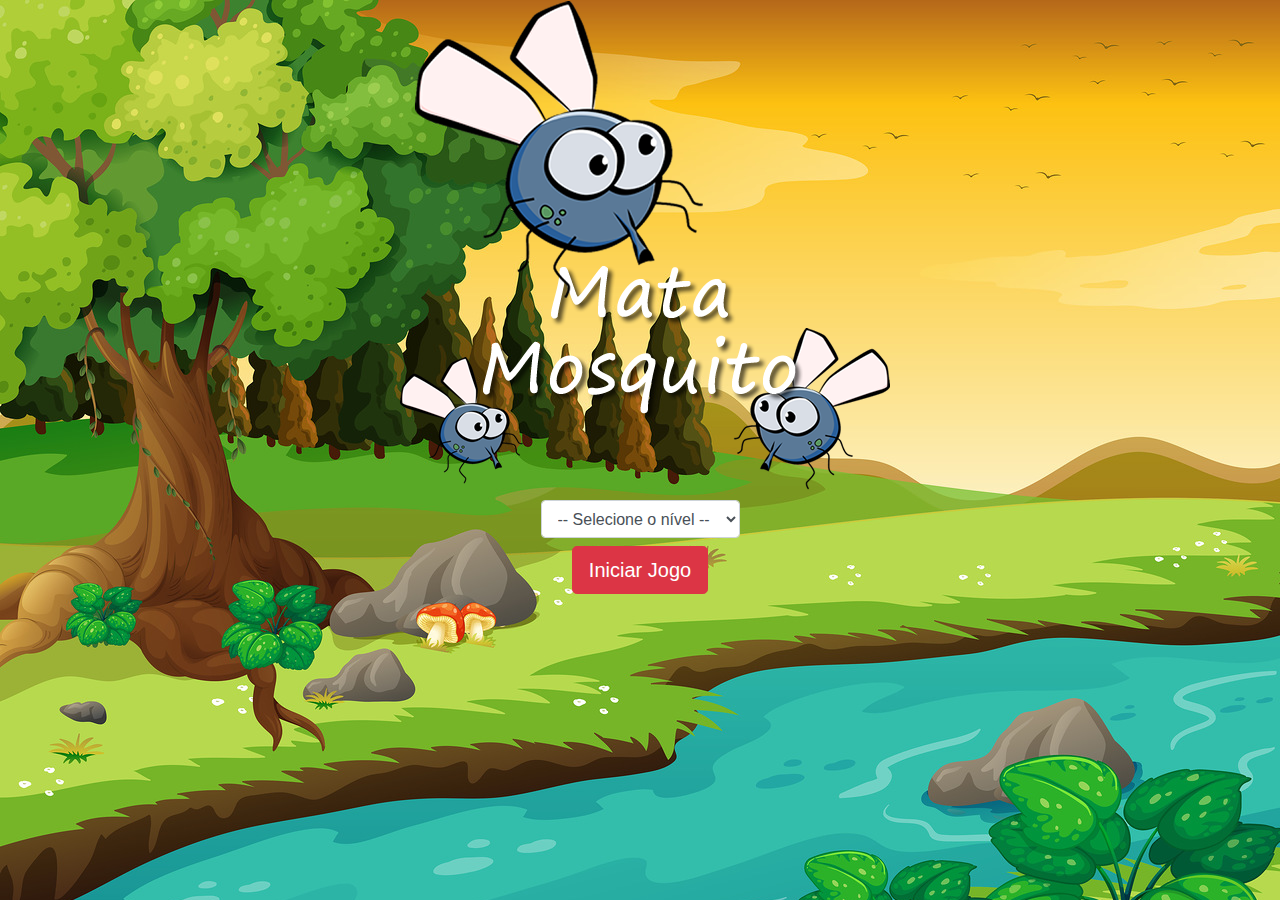
<file: index.html>
<!DOCTYPE html>
<html lang="pt-BR">
<head>
    <meta charset="UTF-8">
    <meta name="viewport" content="width=device-width, initial-scale=1.0">
    <title>Home</title>

    <link href="https://stackpath.bootstrapcdn.com/bootstrap/4.4.1/css/bootstrap.min.css" rel="stylesheet" integrity="sha384-Vkoo8x4CGsO3+Hhxv8T/Q5PaXtkKtu6ug5TOeNV6gBiFeWPGFN9MuhOf23Q9Ifjh" crossorigin="anonymous">
    
    <link rel="stylesheet" href="estilo.css">

    <script>
        function iniciarJogo() {
            var nivel = document.getElementById('nivel').value;

            if(nivel === '') {
                alert('Selecione um nível para iniciar o jogo');
                return false;
            }

            window.location.href = "app.html?" + nivel;
        }
    </script>

</head>
<body>

    <div class="container">
        <div class="row">
            <div class="col">
                <div class="d-flex justify-content-center">
                    <img src="imagens/game.png" alt="">
                </div>
            </div>
        </div>

        <div class="row">
            <div class="col">
                <div class="d-flex justify-content-center">
                    <div class="mb-2">
                        <select class="form-control" id="nivel">
                            <option value="">-- Selecione o nível --</option>
                            <option value="normal">Normal</option>
                            <option value="dificil">Difícil</option>
                            <option value="chucknorris">Chuck Norris</option>
                        </select>
                    </div>
                </div>
            </div>
        </div>

        <div class="row">
            <div class="col">
                <div class="d-flex justify-content-center">
                    <button type="button" class="btn btn-danger btn-lg" onclick="iniciarJogo()">Iniciar Jogo</button>
                </div>
            </div>
        </div>

    </div>
    
</body>
</html>
</file>
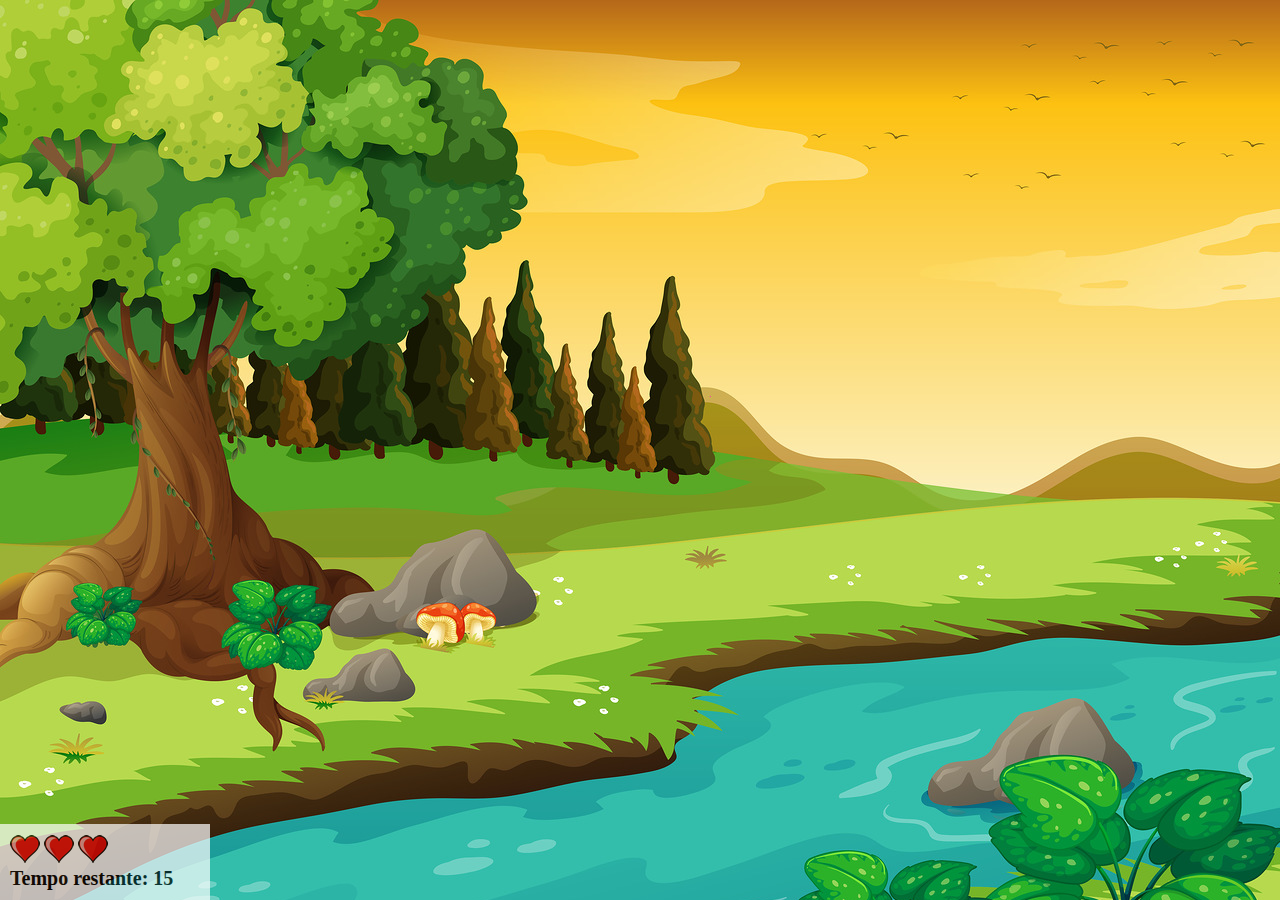
<file: app.html>
<!DOCTYPE html>
<html>

<head>
  <meta charset="utf-8">
  <title>App Game Mata Mosquito</title>

  <link rel="stylesheet" href="estilo.css">
  <script src="jogo.js"></script>

</head>

<body onresize="ajustaTamanhoPalcoJogo()">

  <div class="painel">

    <div class="vidas">
      <img id="v1" src="imagens/coracao_cheio.png">
      <img id="v2" src="imagens/coracao_cheio.png">
      <img id="v3" src="imagens/coracao_cheio.png">
    </div>

    <div class="cronometro">Tempo restante: <span id="cronometro"></span></div>

  </div>

  <script>

    document.getElementById('cronometro').innerHTML = tempo;
    
    var criaMosquito = setInterval(function() {
       posicaoRamdomica();
    }, criaMosquitoTempo);

  </script>

</body>

</html>
</file>
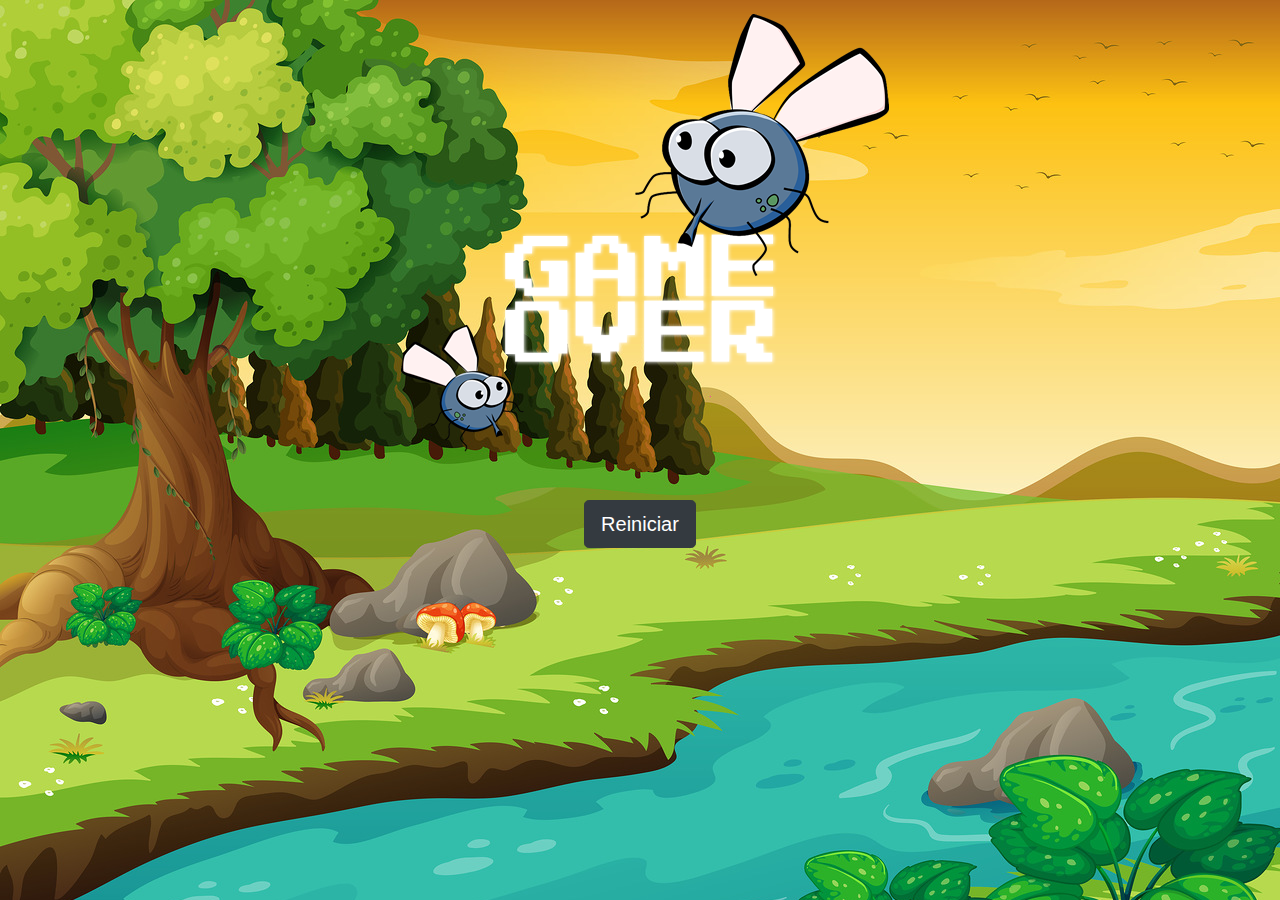
<file: fim_de_jogo.html>
<!DOCTYPE html>
<html lang="pt-BR">
<head>
    <meta charset="UTF-8">
    <meta name="viewport" content="width=device-width, initial-scale=1.0">
    <title>Game Over</title>

    <link href="https://stackpath.bootstrapcdn.com/bootstrap/4.4.1/css/bootstrap.min.css" rel="stylesheet" integrity="sha384-Vkoo8x4CGsO3+Hhxv8T/Q5PaXtkKtu6ug5TOeNV6gBiFeWPGFN9MuhOf23Q9Ifjh" crossorigin="anonymous">
    
    <link rel="stylesheet" href="estilo.css">

</head>
<body>

    <div class="container">
        <div class="row">
            <div class="col">
                <div class="d-flex justify-content-center">
                    <img src="imagens/game_over.png" alt="">
                </div>
            </div>
        </div>

        <div class="row">
            <div class="col">
                <div class="d-flex justify-content-center">
                    <button type="button" class="btn btn-dark btn-lg" onclick="window.location.href = ' index.html '">Reiniciar</button>
                </div>
            </div>
        </div>

    </div>
    
</body>
</html>
</file>
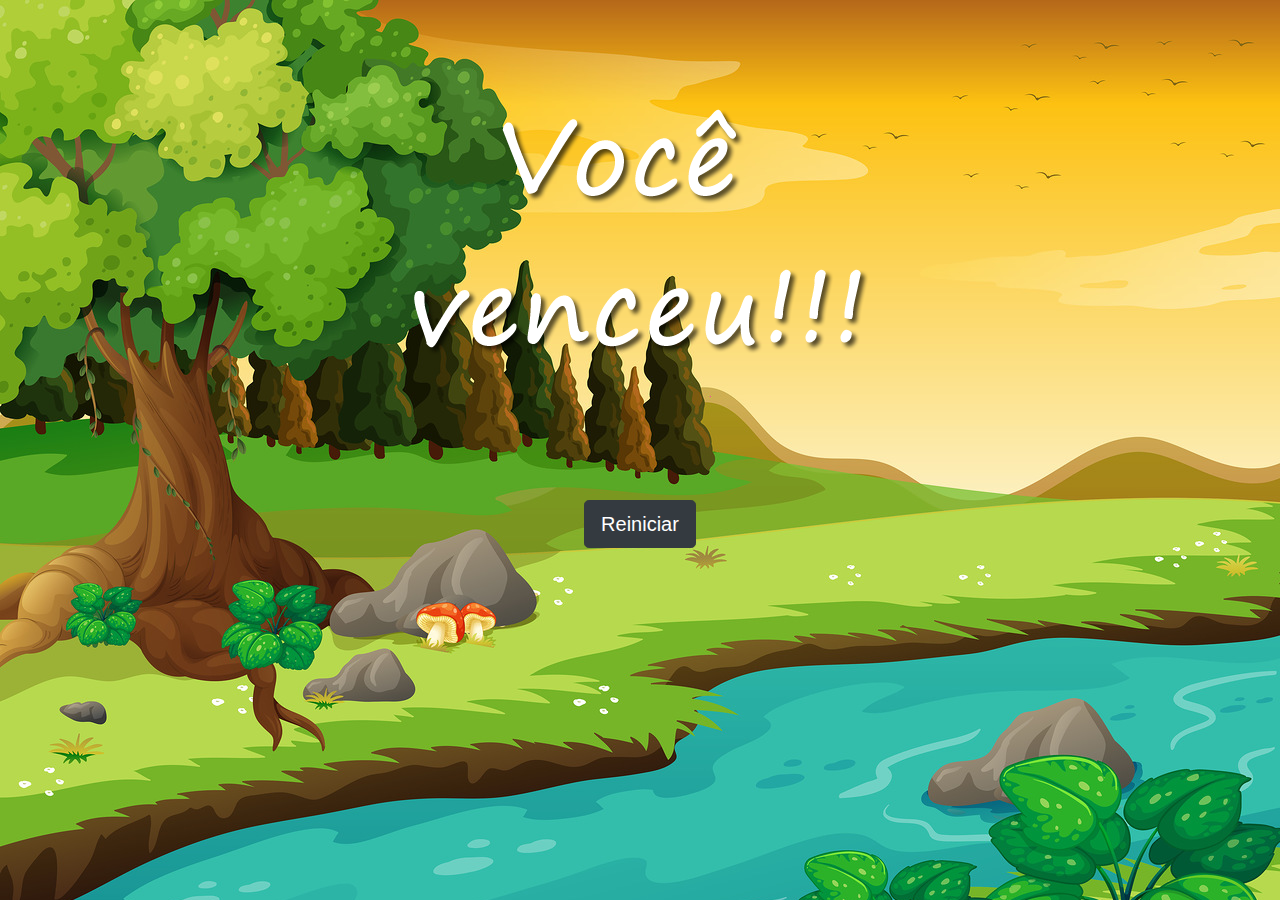
<file: vitoria.html>
<!DOCTYPE html>
<html lang="pt-BR">
<head>
    <meta charset="UTF-8">
    <meta name="viewport" content="width=device-width, initial-scale=1.0">
    <title>Vitória</title>

    <link href="https://stackpath.bootstrapcdn.com/bootstrap/4.4.1/css/bootstrap.min.css" rel="stylesheet" integrity="sha384-Vkoo8x4CGsO3+Hhxv8T/Q5PaXtkKtu6ug5TOeNV6gBiFeWPGFN9MuhOf23Q9Ifjh" crossorigin="anonymous">
    
    <link rel="stylesheet" href="estilo.css">

</head>
<body>

    <div class="container">
        <div class="row">
            <div class="col">
                <div class="d-flex justify-content-center">
                    <img src="imagens/vitoria.png" alt="">
                </div>
            </div>
        </div>

        <div class="row">
            <div class="col">
                <div class="d-flex justify-content-center">
                    <button type="button" class="btn btn-dark btn-lg" onclick="window.location.href = ' index.html '">Reiniciar</button>
                </div>
            </div>
        </div>

    </div>
    
</body>
</html>
</file>
<file: estilo.css>
html {
    cursor: url(imagens/mata_mosquito.png) 30 30, auto;
}

body {
    background-image: url(imagens/bg.jpg);
    background-repeat: no-repeat;
}

.mosquito1 {
 width: 50px;
 height: 50px;   
}

.mosquito2 {
 width: 70px;
 height: 70px;   
}

.mosquito3 {
 width: 90px;
 height: 90px;   
}

.ladoA {
    transform: scaleX(1);
}

.ladoB {
    transform: scaleX(-1);
}

.painel {
    position: absolute;
    width: 190px;
    padding: 10px;
    left: 0px;
    bottom: 0px;
    border-top: solid 1px #fff;
    background-color: #fff;
    opacity: 0.7;
}

.vidas {
    float: left;
}

.cronometro {
    float: left;
    font-size: 20px;
    font-weight: bold;
}
</file>
